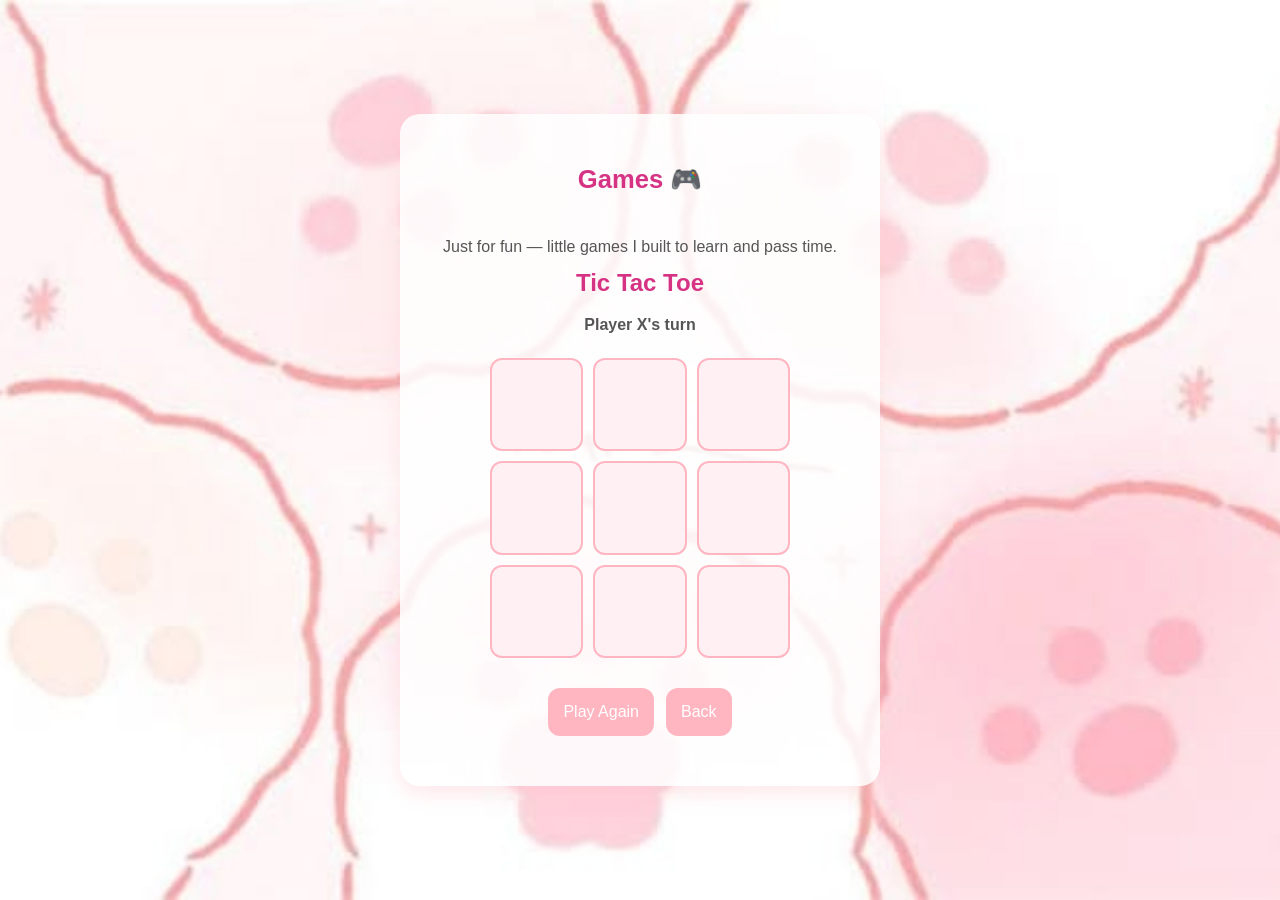
<file: games.html>
<!DOCTYPE html>
<html lang="en">
<head>
  <meta charset="UTF-8">
  <meta name="viewport" content="width=device-width, initial-scale=1.0">
  <title>Games | Saiyu Rajbhandari</title>
  <link rel="stylesheet" href="style.css">
  <link rel="stylesheet" href="games.css">
</head>
<body class="games-body">
  <div class="container games-container">
    <div class="header">
      <h1>Games 🎮</h1>
    </div>

    <div class="content">
      <p>Just for fun — little games I built to learn and pass time.</p>

      <h2 class="game-title">Tic Tac Toe</h2>
      <p id="status">Player X's turn</p>

      <div class="board" id="board">
        <button class="cell" data-index="0"></button>
        <button class="cell" data-index="1"></button>
        <button class="cell" data-index="2"></button>
        <button class="cell" data-index="3"></button>
        <button class="cell" data-index="4"></button>
        <button class="cell" data-index="5"></button>
        <button class="cell" data-index="6"></button>
        <button class="cell" data-index="7"></button>
        <button class="cell" data-index="8"></button>
      </div>

      <div class="back">
        <button class="btn" id="reset">Play Again</button>
        <a href="index.html" class="btn">Back</a>
      </div>
    </div>
  </div>

  <script>
    const board = document.getElementById('board');
    const cells = document.querySelectorAll('.cell');
    const status = document.getElementById('status');
    const resetBtn = document.getElementById('reset');

    let gameState = ['', '', '', '', '', '', '', '', ''];
    let currentPlayer = 'X';
    let gameActive = true;

    const winPatterns = [
      [0,1,2], [3,4,5], [6,7,8], // rows
      [0,3,6], [1,4,7], [2,5,8], // columns
      [0,4,8], [2,4,6]           // diagonals
    ];

    function handleCellClick(e) {
      const index = e.target.dataset.index;

      if (gameState[index] !== '' || !gameActive) return;

      gameState[index] = currentPlayer;
      e.target.textContent = currentPlayer;
      e.target.classList.add(currentPlayer.toLowerCase());

      checkResult();
    }

    function checkResult() {
      let roundWon = false;

      for (const pattern of winPatterns) {
        const [a, b, c] = pattern;
        if (gameState[a] && gameState[a] === gameState[b] && gameState[a] === gameState[c]) {
          roundWon = true;
          pattern.forEach(i => cells[i].classList.add('win'));
          break;
        }
      }

      if (roundWon) {
        status.textContent = `Player ${currentPlayer} wins! 🎉`;
        gameActive = false;
        return;
      }

      if (!gameState.includes('')) {
        status.textContent = "It's a draw!";
        gameActive = false;
        return;
      }

      currentPlayer = currentPlayer === 'X' ? 'O' : 'X';
      status.textContent = `Player ${currentPlayer}'s turn`;
    }

    function resetGame() {
      gameState = ['', '', '', '', '', '', '', '', ''];
      currentPlayer = 'X';
      gameActive = true;
      status.textContent = "Player X's turn";
      cells.forEach(cell => {
        cell.textContent = '';
        cell.classList.remove('x', 'o', 'win');
      });
    }

    cells.forEach(cell => cell.addEventListener('click', handleCellClick));
    resetBtn.addEventListener('click', resetGame);
  </script>
</body>
</html>
</file>
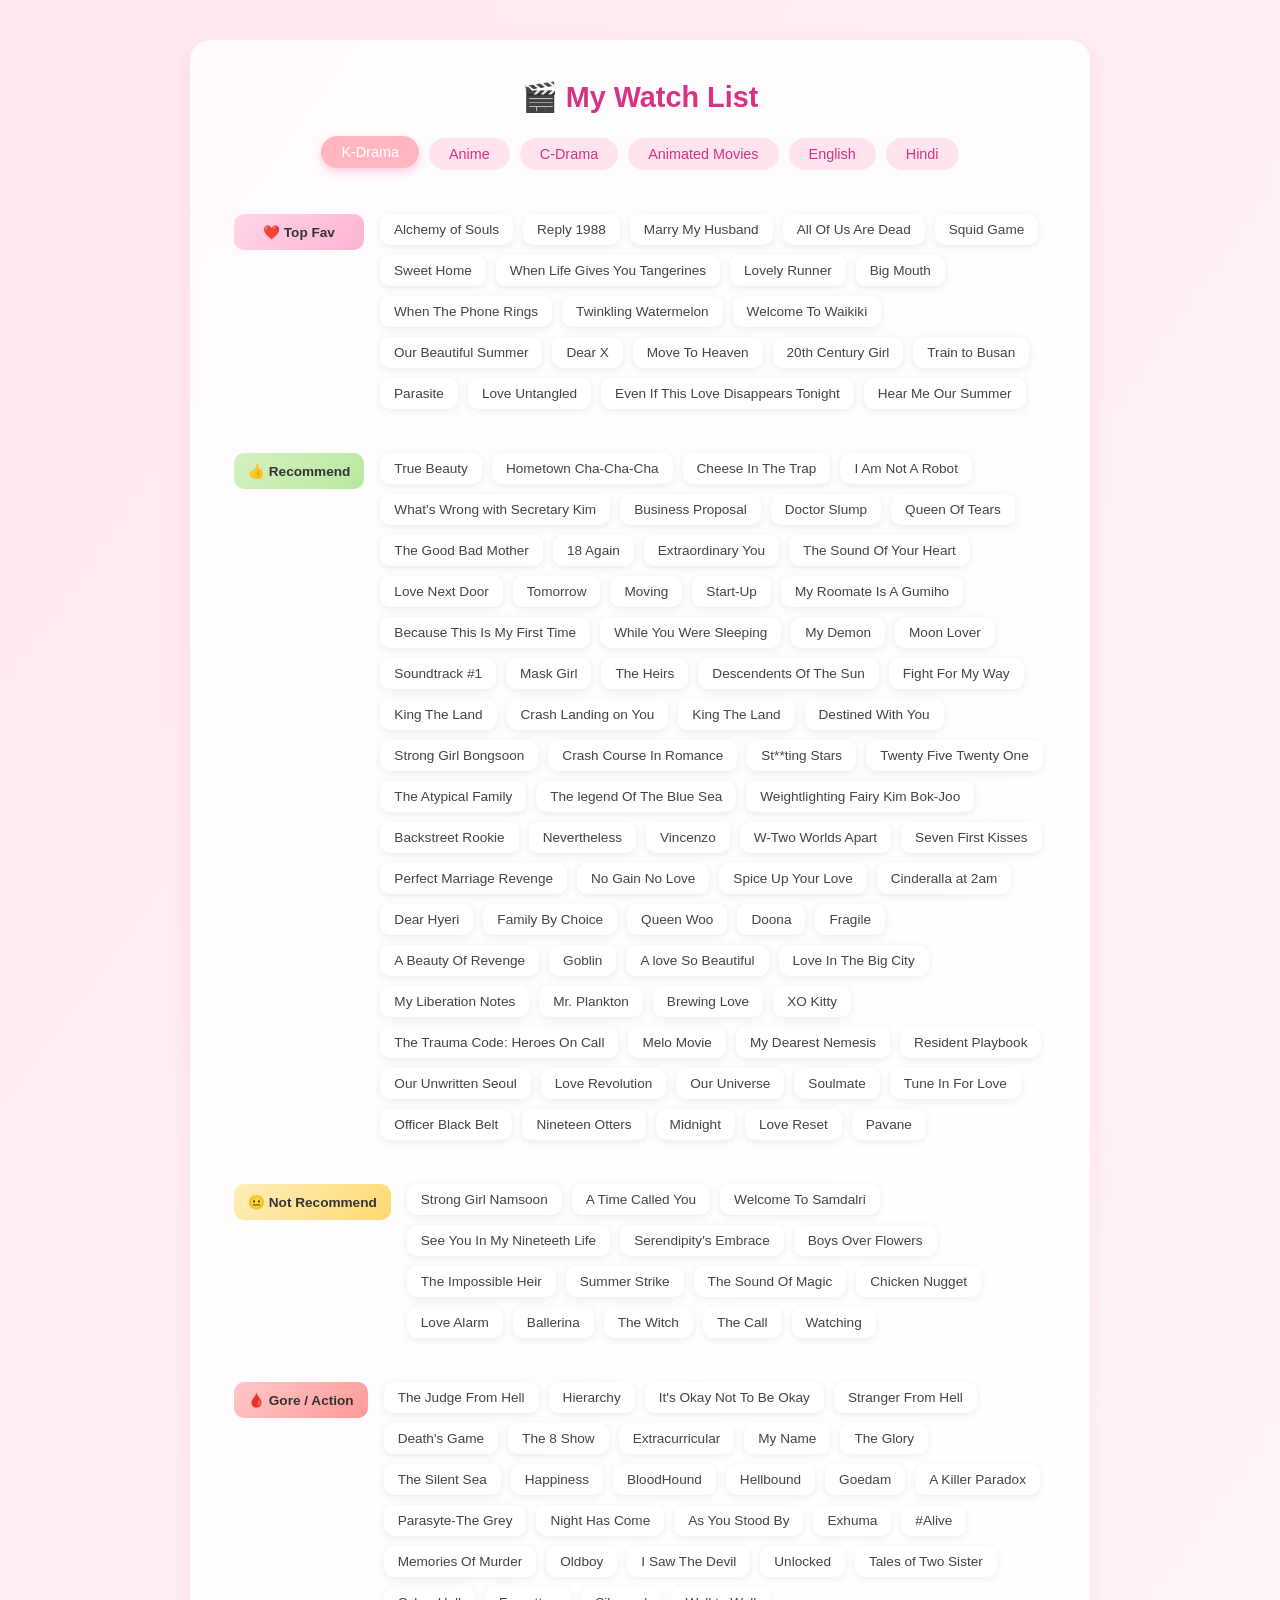
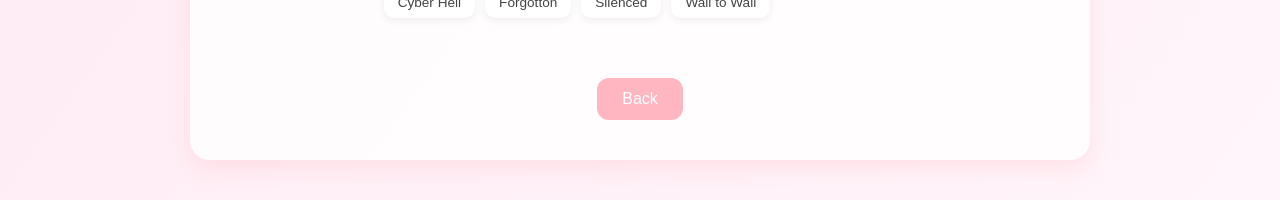
<file: movies.html>
<!DOCTYPE html>
<html lang="en">
<head>
  <meta charset="UTF-8">
  <meta name="viewport" content="width=device-width, initial-scale=1.0">
  <title>Movies | Saiyu Rajbhandari</title>
  <link rel="stylesheet" href="movies.css">
</head>
<body>
  <div class="container">
    <div class="header">
      <h1>🎬 My Watch List</h1>
    </div>

    <!-- Category Tabs -->
    <div class="tabs">
      <button class="tab active" onclick="showCategory('kdrama')">K-Drama</button>
      <button class="tab" onclick="showCategory('anime')">Anime</button>
      <button class="tab" onclick="showCategory('cdrama')">C-Drama</button>
      <button class="tab" onclick="showCategory('animated')">Animated Movies</button>
      <button class="tab" onclick="showCategory('english')">English</button>
      <button class="tab" onclick="showCategory('hindi')">Hindi</button>
    </div>

    <!-- K-Drama -->
    <div class="category active" id="kdrama">
      <div class="tier">
        <div class="tier-label s-tier">❤️ Top Fav</div>
         <div class="tier-cards">
          <div class="card"> Alchemy of Souls</div>
          <div class="card"> Reply 1988</div>
          <div class="card"> Marry My Husband</div>
          <div class="card"> All Of Us Are Dead</div>
          <div class="card"> Squid Game</div>
          <div class="card"> Sweet Home</div>
          <div class="card"> When Life Gives You Tangerines</div>
          <div class="card"> Lovely Runner</div>
          <div class="card"> Big Mouth</div>
          <div class="card"> When The Phone Rings</div>
          <div class="card"> Twinkling Watermelon</div>
          <div class="card"> Welcome To Waikiki</div>
          <div class="card"> Our Beautiful Summer</div>
          <div class="card"> Dear X</div>
          <div class="card"> Move To Heaven</div>
          <div class="card"> 20th Century Girl</div>
          <div class="card"> Train to Busan</div>
          <div class="card"> Parasite</div>
          <div class="card"> Love Untangled</div>
          <div class="card"> Even If This Love Disappears Tonight</div>
          <div class="card"> Hear Me Our Summer</div>
          
        </div>
      </div>
      <div class="tier">
        <div class="tier-label a-tier">👍 Recommend</div>
        <div class="tier-cards">
          <div class="card"> True Beauty</div>
          <div class="card"> Hometown Cha-Cha-Cha</div>
          <div class="card"> Cheese In The Trap</div>
          <div class="card"> I Am Not A Robot</div>
          <div class="card"> What's Wrong with Secretary Kim</div>
          <div class="card"> Business Proposal</div>
          <div class="card"> Doctor Slump</div>
          <div class="card"> Queen Of Tears</div>
          <div class="card"> The Good Bad Mother</div>
          <div class="card"> 18 Again</div>
          <div class="card"> Extraordinary You</div>
          <div class="card"> The Sound Of Your Heart</div>
          <div class="card"> Love Next Door</div>
          <div class="card"> Tomorrow</div>
          <div class="card"> Moving</div>
          <div class="card"> Start-Up</div>
          <div class="card"> My Roomate Is A Gumiho</div>
          <div class="card"> Because This Is My First Time</div>
          <div class="card"> While You Were Sleeping</div>
          <div class="card"> My Demon</div>
          <div class="card"> Moon Lover</div>
          <div class="card"> Soundtrack #1</div>
          <div class="card"> Mask Girl</div>
          <div class="card"> The Heirs</div>
          <div class="card"> Descendents Of The Sun</div>
          <div class="card"> Fight For My Way</div>
          <div class="card"> King The Land</div>
          <div class="card"> Crash Landing on You</div>
          <div class="card"> King The Land</div>
          <div class="card"> Destined With You</div>
          <div class="card"> Strong Girl Bongsoon</div>
          <div class="card"> Crash Course In Romance</div>
          <div class="card"> St**ting Stars</div>
          <div class="card"> Twenty Five Twenty One</div>
          <div class="card"> The Atypical Family</div>
          <div class="card"> The legend Of The Blue Sea</div>
          <div class="card"> Weightlighting Fairy Kim Bok-Joo</div>
          <div class="card"> Backstreet Rookie</div>
          <div class="card"> Nevertheless</div>
          <div class="card"> Vincenzo</div>
          <div class="card"> W-Two Worlds Apart</div>
          <div class="card"> Seven First Kisses</div>
          <div class="card"> Perfect Marriage Revenge</div>
          <div class="card"> No Gain No Love</div>
          <div class="card"> Spice Up Your Love</div>
          <div class="card"> Cinderalla at 2am</div>
          <div class="card"> Dear Hyeri</div>
          <div class="card"> Family By Choice</div>
          <div class="card"> Queen Woo</div>
          <div class="card"> Doona</div>
          <div class="card"> Fragile</div>
          <div class="card"> A Beauty Of Revenge</div>
          <div class="card"> Goblin</div>
          <div class="card"> A love So Beautiful</div>
          <div class="card"> Love In The Big City</div>
          <div class="card"> My Liberation Notes</div>
          <div class="card"> Mr. Plankton</div>
          <div class="card"> Brewing Love</div>
          <div class="card"> XO Kitty </div>
          <div class="card"> The Trauma Code: Heroes On Call</div>
          <div class="card"> Melo Movie</div>
          <div class="card"> My Dearest Nemesis</div>
          <div class="card"> Resident Playbook</div>
          <div class="card"> Our Unwritten Seoul</div>
          <div class="card"> Love Revolution</div>
          <div class="card"> Our Universe</div>
          <div class="card"> Soulmate</div>
          <div class="card"> Tune In For Love</div>
          <div class="card"> Officer Black Belt</div>
          <div class="card"> Nineteen Otters</div>
          <div class="card"> Midnight</div>
          <div class="card"> Love Reset</div>
          <div class="card"> Pavane</div>
        </div>
      </div>
      <div class="tier">
        <div class="tier-label b-tier">😐 Not Recommend</div>
        <div class="tier-cards">
          <div class="card"> Strong Girl Namsoon</div>
          <div class="card"> A Time Called You</div>
          <div class="card"> Welcome To Samdalri</div>
          <div class="card"> See You In My Nineteeth Life</div>
          <div class="card"> Serendipity's Embrace</div>
          <div class="card"> Boys Over Flowers</div>
          <div class="card"> The Impossible Heir</div>
          <div class="card"> Summer Strike</div>
          <div class="card"> The Sound Of Magic</div>
          <div class="card"> Chicken Nugget</div>
          <div class="card"> Love Alarm</div>
          <div class="card">Ballerina </div>
          <div class="card"> The Witch</div>
          <div class="card"> The Call</div>
          <div class="card"> Watching</div>
        </div>
      </div>
      <div class="tier">
        <div class="tier-label c-tier">🩸 Gore / Action</div>
        <div class="tier-cards">
          <div class="card"> The Judge From Hell</div>
          <div class="card"> Hierarchy</div>
          <div class="card"> It's Okay Not To Be Okay</div>
          <div class="card"> Stranger From Hell</div>
          <div class="card"> Death's Game</div>
          <div class="card"> The 8 Show</div>
          <div class="card"> Extracurricular</div>
          <div class="card"> My Name</div>
          <div class="card"> The Glory</div>
          <div class="card"> The Silent Sea</div>
          <div class="card"> Happiness</div>
          <div class="card"> BloodHound</div>
          <div class="card"> Hellbound</div>
          <div class="card"> Goedam</div>
          <div class="card"> A Killer Paradox</div>
          <div class="card"> Parasyte-The Grey</div>
          <div class="card"> Night Has Come</div>
          <div class="card"> As You Stood By</div>
          <div class="card"> Exhuma</div>
          <div class="card"> #Alive</div>
          <div class="card"> Memories Of Murder</div>
          <div class="card"> Oldboy</div>
          <div class="card"> I Saw The Devil</div>
          <div class="card"> Unlocked</div>
          <div class="card"> Tales of Two Sister</div>
          <div class="card"> Cyber Hell</div>
          <div class="card"> Forgotton</div>
          <div class="card"> Silenced</div>
          <div class="card"> Wall to Wall</div>
        </div>
      </div>
    </div>

    <!-- Anime -->
    <div class="category" id="anime">
      <div class="tier">
        <div class="tier-label s-tier">❤️ Top Fav</div>
        <div class="tier-cards">
          <div class="card"> Spy X Family</div>
          <div class="card"> The Disastrous Life of Saiki K</div>
          <div class="card"> Yona Of The Dawn</div>
          <div class="card"> Demon Slayer</div>
          <div class="card"> Ouran High School Host Club</div>
          <div class="card"> Kamisama Kiss</div>
          <div class="card"> Class President Is A Maid</div>
          <div class="card"> From Me To You</div>
          <div class="card"> A Sign Of Affection</div>
          <div class="card"> Horimiya</div>
          <div class="card"> Dan Da Dan</div>
          <div class="card"> Ranma 1/2</div>
          <div class="card"> Nana</div>
          <div class="card"> Your Name</div>
          <div class="card"> Suzume</div>
          <div class="card"> A Whisker Away</div>
          <div class="card"> Spirited Away</div>
          <div class="card"> Howls Moving Castle</div>
          <div class="card"> Whisper Of The Heart</div>
          <div class="card"> The Wind Rises</div>
        </div>
      </div>
      <div class="tier">
        <div class="tier-label a-tier">👍 Recommend</div>
        <div class="tier-cards">
          <div class="card"> The Apothecary Diaries</div>
          <div class="card"> Love Through A Prism</div>
          <div class="card"> Sakamoto Days</div>
          <div class="card"> Romantic Killer</div>
          <div class="card"> Loving Yamada At Lv999</div>
          <div class="card"> My Dress-up Darling</div>
          <div class="card"> 7th Time Loop</div>
          <div class="card"> The Yazuka's Guide To Babysitting</div>
          <div class="card"> The Way Of The Househusband</div>
          <div class="card"> A Girl And Her Guard Dog</div>
          <div class="card"> A Condition Called Love</div>
          <div class="card"> Violet Evergreen</div>
          <div class="card"> Lookism</div>
          <div class="card"> The Masterful Cat Is Depressed Again Today</div>
          <div class="card"> Cherry Magic!</div>
          <div class="card"> Komi Can't Communicate</div>
          <div class="card"> Migi and Dali</div>
          <div class="card"> The Grimm Variation</div>
          <div class="card"> More Than Married Couple, But Not A Lover</div>
          <div class="card"> Why Raeliana Ended In The Duke's Mansion</div>
          <div class="card"> The Fragnant Flower Blooms With Dignity</div>
          <div class="card"> Haven't You Heard? I'm Sakamoto</div>
          <div class="card"> Kiki's Delivery Service</div>
          <div class="card"> My Neighbour totoro</div>
          <div class="card"> The Cats Return</div>
          <div class="card"> Ponyo</div>
          <div class="card"> Arrietty</div>
        </div>
      </div>
      <div class="tier">
        <div class="tier-label b-tier">😐 Not Recommend</div>
        <div class="tier-cards">
          <div class="card"> Blue Spring Ride</div>
          <div class="card"> Kotoro Lives Alone</div>
          <div class="card"> Food Wars</div>
          <div class="card"> Skip and Loafer</div>
          <div class="card"> Oshi No Ko</div>
          <div class="card"> Ocean Waves</div>
          <div class="card"> Grave Of The Fireflies</div>
          <div class="card"> Drifting Home</div>
          <div class="card"> Princess Monoko</div>
          <div class="card"> I Want To Eat Your Pancreas</div>
          <div class="card"> A Silent Voice</div>
        </div>
      </div>
      <div class="tier">
        <div class="tier-label c-tier">🩸 Gore / Action</div>
        <div class="tier-cards">
          <div class="card"> Death Note</div>
          <div class="card"> Solo Leveling</div>
          <div class="card"> Chainsaw Man</div>
          <div class="card"> Uzumaki</div>
          <div class="card"> Attack on Titan</div>
          <div class="card"> Demon Slayer</div>
          <div class="card"> Guilty Crown</div>
          <div class="card"> Parasyte The Maxim</div>
          <div class="card"> Hell's Paradise</div>
          <div class="card"> Japanese Tales of The Macabre</div>
          <div class="card"> Zom 100</div>
          <div class="card"> Takopi's Original Sin</div>
          <div class="card"> Made in Abyss</div>
          <div class="card"> Kakegurui</div>
          <div class="card"> Perfect Blue</div>
        </div>
      </div>
    </div>

    <!-- C-Drama -->
    <div class="category" id="cdrama">
      <div class="tier">
        <div class="tier-label s-tier">❤️ Top Fav</div>
        <div class="tier-cards">
          <div class="card"> Put Your Head On My Shoulder</div>
          <div class="card"> Your Highness - Class Monitor</div>
          <div class="card"> Dragon Day - You're Dead</div>
          <div class="card"> Skate Into Love</div>
          <div class="card"> When I Fly Toward You</div>
          <div class="card"> Hidden Love</div>
        </div>
      </div>
      <div class="tier">
        <div class="tier-label a-tier">👍 Recommend</div>
        <div class="tier-cards">
          <div class="card"> Love O2O</div>
          <div class="card"> Master Demon Do Not Kiss Me</div>
          <div class="card"> My GirlFriend Is An Alien</div>
          <div class="card"> With You</div>
          <div class="card"> No Doubt In Us</div>
        </div>
      </div>
      <div class="tier">
        <div class="tier-label b-tier">😐 Not Recommend</div>
        <div class="tier-cards">
          <div class="card"> My Master Demon</div>
          <div class="card"> Man In Love</div>
          <div class="card"> Marry My Dead Body</div>
          <div class="card"> Suffocating Love</div>
        </div>
      </div>
      <div class="tier">
        <div class="tier-label c-tier">🩸 Gore / Action</div>
        <div class="tier-cards">
          <div class="card"> Better Days</div>
        </div>
      </div>
    </div>

    <!-- Animated -->
    <div class="category" id="animated">
      <div class="tier">
        <div class="tier-label s-tier">❤️ Top Fav</div>
        <div class="tier-cards">
          <div class="card"> Frozen 1,2</div>
          <div class="card"> Despicable Me 1,2,3</div>
          <div class="card"> Minion 1,2</div>
          <div class="card"> The Incredible 1,2</div>
          <div class="card"> Hotel Transylvania 1,2,3</div>
          <div class="card"> Inside Out 1,2</div>
          <div class="card"> Secret Life Of Pets 1,2</div>
          <div class="card"> Up</div>
          <div class="card"> Encanto</div>
          <div class="card"> Turning Red</div>
          <div class="card"> Abominable Me</div>
          <div class="card"> Boss Baby 1,2</div>
          <div class="card"> The Red Shoe</div>
          <div class="card"> Stand By Me 1,2</div>
        </div>
      </div>
      <div class="tier">
        <div class="tier-label a-tier">👍 Recommend</div>
        <div class="tier-cards">
          <div class="card"> The Bad Guy</div>
          <div class="card"> Elemental</div>
          <div class="card"> Zootopia</div>
          <div class="card"> Shrek 1,2</div>
          <div class="card"> Migration</div>
          <div class="card"> Coco</div>
          <div class="card"> Larva Island</div>
          <div class="card"> I am Groot</div>
          <div class="card"> The Ice Age</div>
          <div class="card"> Turbo</div>
          <div class="card"> How To Train Your Dragon</div>
          <div class="card"> The Croods 1,2</div>
          <div class="card"> Paw Patrol</div>
          <div class="card"> Finding Nemo</div>
          <div class="card"> Miraculous</div>
          <div class="card"> Luca</div>
        </div>
      </div>
      <div class="tier">
        <div class="tier-label b-tier">😐 Not Recommend</div>
        <div class="tier-cards">
          <div class="card"> Luck</div>
          <div class="card"> Grinch</div>
          <div class="card"> Raya And The Last Dragon</div>
          <div class="card"> Orion And The Dark</div>
          <div class="card"> Finding Dori</div>
          <div class="card"> Minecraft Movie</div>
        </div>
      </div>
      <div class="tier">
        <div class="tier-label c-tier">🩸 Gore / Action</div>
        <div class="tier-cards">
          <div class="card"> Kung Fu Panda</div>
          <div class="card"> Big Hero 6</div>
          <div class="card"> Back To The Outback</div>
          <div class="card"> The Bfg</div>
          <div class="card"> Angry Bird</div>
        </div>
      </div>
    </div>

    <!-- English -->
    <div class="category" id="english">
      <div class="tier">
        <div class="tier-label s-tier">❤️ Top Fav</div>
        <div class="tier-cards">
          <div class="card"> The Pursuit Of Happiness</div>
          <div class="card"> Black Mirror</div>
          <div class="card"> Wednesday</div>
          <div class="card"> Love, Death And Robot</div>
          <div class="card"> Rick and Morty</div>
          <div class="card"> The School of Good And Evil</div>
          <div class="card"> XO kitty</div>
          <div class="card"> The Good Doctor</div>
          <div class="card"> Behind Her Eyes</div>
        </div>
      </div>
      <div class="tier">
        <div class="tier-label a-tier">👍 Recommend</div>
        <div class="tier-cards">
          <div class="card"> The Notebook</div>
          <div class="card"> La La Land</div>
          <div class="card"> Barbie</div>
          <div class="card"> Willy Wonka And The Chocolate Factory</div>
          <div class="card"> The Social Network</div>
          <div class="card"> Mean Girls</div>
          <div class="card"> Her</div>
          <div class="card"> Where The Crewdad Sings</div>
          <div class="card"> 500 Days Of Summer</div>
          <div class="card"> Avatar</div>
        </div>
      </div>
      <div class="tier">
        <div class="tier-label b-tier">😐 Not Recommend</div>
        <div class="tier-cards">
          <div class="card"> Wicked</div>
          <div class="card"> The Call</div>
          <div class="card"> Tarot</div>
          <div class="card"> Me Before You</div>
          <div class="card"> Pride and Prejudice</div>
        </div>
      </div>
      <div class="tier">
        <div class="tier-label c-tier">🩸 Gore / Action</div>
        <div class="tier-cards">
          <div class="card"> Oppenhiemer</div>
          <div class="card"> Tn The Tall Grass</div>
        </div>
      </div>
    </div>

    <!-- Hindi -->
    <div class="category" id="hindi">
      <div class="tier">
        <div class="tier-label s-tier">❤️ Top Fav</div>
        <div class="tier-cards">
          <div class="card"> Kota Factory</div>
          <div class="card"> Heeramandi</div>
          <div class="card"> Kalapani</div>
          <div class="card"> Yeh Kali Kali Aakhe</div>
          <div class="card"> Taare Zameen Par</div>
          <div class="card"> 3 Idiots</div>
          <div class="card"> Sita Raman </div>
          <div class="card"> RRR</div>
          <div class="card"> Kgf 1,2</div>
          <div class="card"> 24</div>
          <div class="card"> Bajrangi Bhaijaan</div>
          <div class="card"> Krrish 1,2,3</div>
          <div class="card"> Barfi</div>
          <div class="card"> Houseful 1,2,3,4</div>
        </div>
      </div>
      <div class="tier">
        <div class="tier-label a-tier">👍 Recommend</div>
        <div class="tier-cards">
          <div class="card"> </div>
          <div class="card"> The Archies</div>
          <div class="card"> 12th Fail</div>
          <div class="card"> Mrs.Chatterjee Vs Norway</div>
          <div class="card"> Omg 1,2</div>
          <div class="card"> Mismatched 1,2</div>
          <div class="card"> Malang</div>
          <div class="card"> The Sky Is Pink</div>
          <div class="card"> Kanchana 1,2,3</div>
          <div class="card"> Gully Boy</div>
          <div class="card"> Sanam Teri Kasam</div>
          <div class="card"> Aashiqui 2</div>
          <div class="card"> Rab Ne Bana Di Jodi</div>
          <div class="card"> Chennai Express</div>
        </div>
      </div>
      <div class="tier">
        <div class="tier-label b-tier">😐 Not Recommend</div>
        <div class="tier-cards">
          <div class="card"> The Girl On The Train</div>
          <div class="card"> Kho Gaye Hum Kahan</div>
          <div class="card"> Vaathi</div>
          <div class="card"> Singh Is Bling</div>
        </div>
      </div>
      <div class="tier">
        <div class="tier-label c-tier">🩸 Gore / Action</div>
        <div class="tier-cards">
          <div class="card"> 1920 1,2,3</div>
          <div class="card"> Bhoot</div>
          <div class="card"> U Turn</div>
          <div class="card"> Tumbbad</div>
        </div>
      </div>
    </div>

    <div class="back">
      <a href="hobbies.html" class="btn">Back</a>
    </div>
  </div>

  <script>
    function showCategory(id) {
      document.querySelectorAll('.category').forEach(c => c.classList.remove('active'));
      document.querySelectorAll('.tab').forEach(t => t.classList.remove('active'));
      document.getElementById(id).classList.add('active');
      event.target.classList.add('active');
    }
  </script>
</body>
</html>
</file>
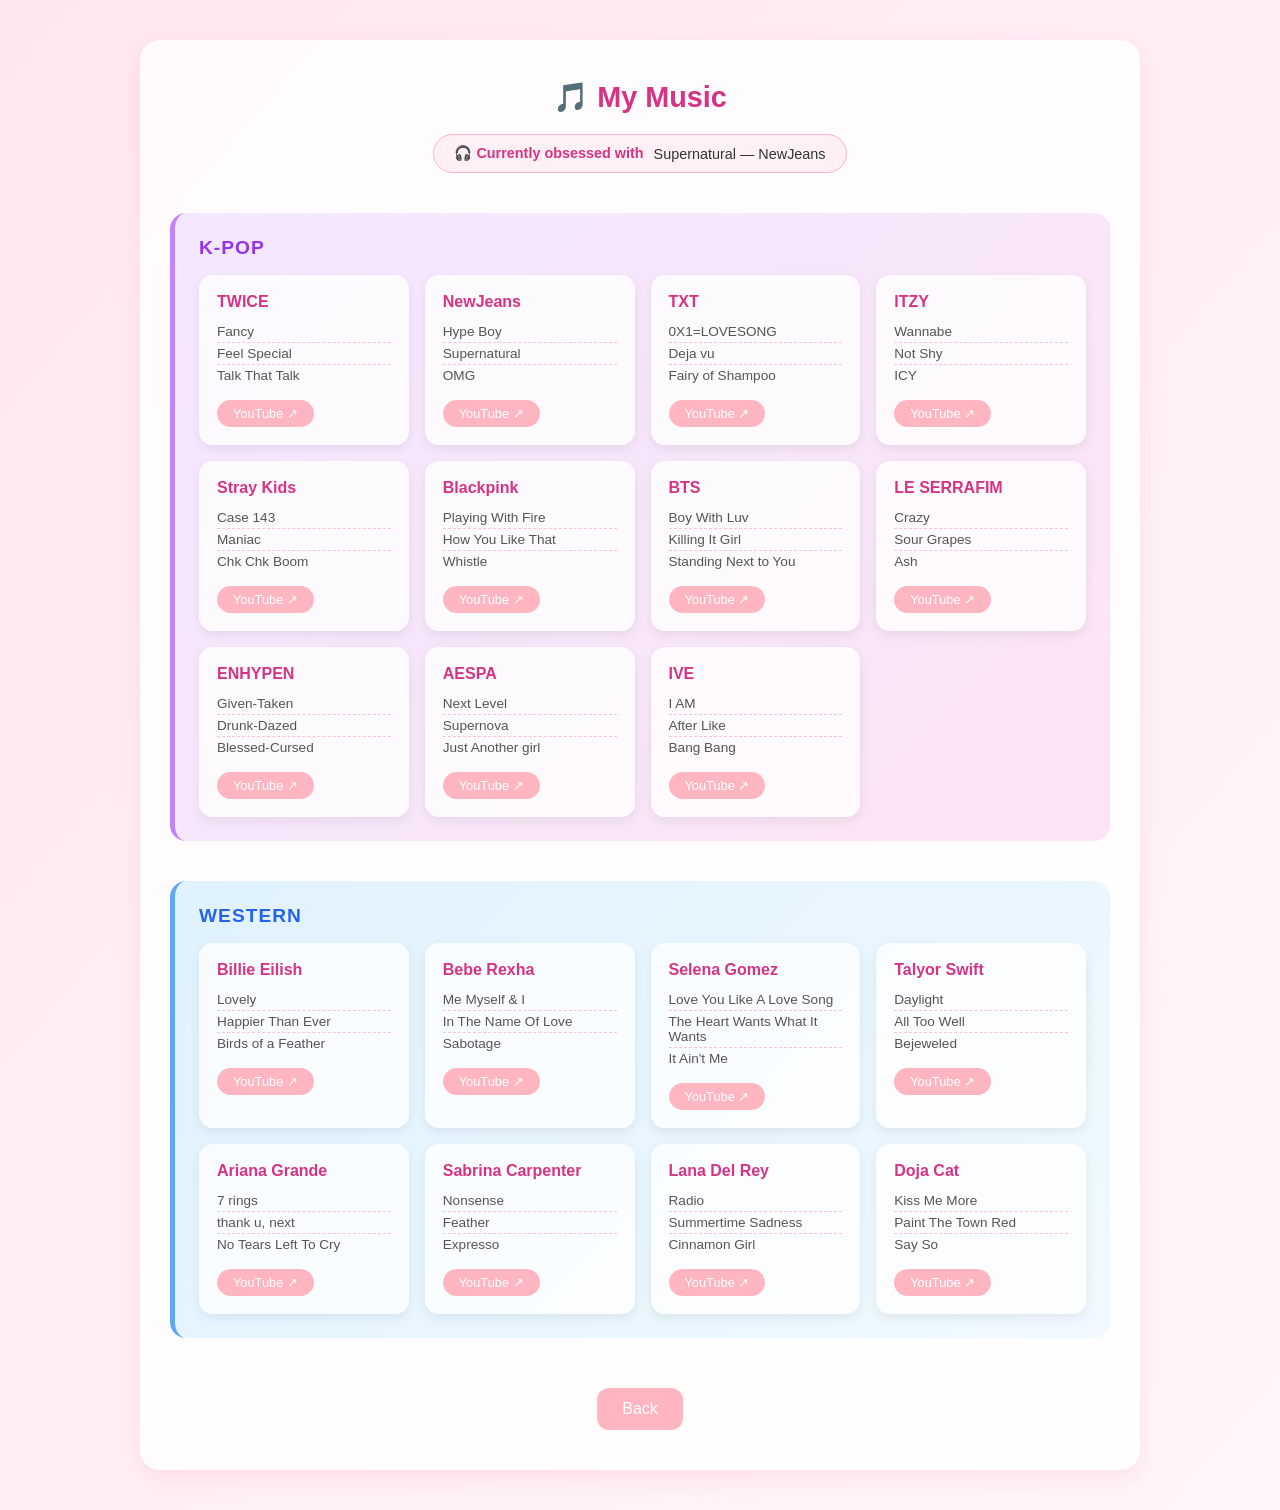
<file: music.html>
<!DOCTYPE html>
<html lang="en">
<head>
  <meta charset="UTF-8">
  <meta name="viewport" content="width=device-width, initial-scale=1.0">
  <title>Music | Saiyu Rajbhandari</title>
  <link rel="stylesheet" href="music.css">
</head>
<body>
  <div class="container">
    <div class="header">
      <h1>🎵 My Music</h1>
    </div>

    <!-- Currently Obsessed With -->
    <div class="now-playing">
      <span class="now-label">🎧 Currently obsessed with</span>
      <span class="now-song">Supernatural — NewJeans</span>
    </div>

    <!-- K-POP Section -->
    <div class="genre-section kpop">
      <h2>K-Pop</h2>
      <div class="artist-cards">

        <div class="card">
          <h3>TWICE</h3>
          <ul>
            <li>Fancy</li>
            <li>Feel Special</li>
            <li>Talk That Talk</li>
          </ul>
          <a href="https://www.youtube.com/@TWICE" target="_blank" class="music-btn">YouTube ↗</a>
        </div>

        <div class="card">
          <h3>NewJeans</h3>
          <ul>
            <li>Hype Boy</li>
            <li>Supernatural</li>
            <li>OMG</li>
          </ul>
          <a href="https://www.youtube.com/@NewJeans_official" target="_blank" class="music-btn">YouTube ↗</a>
        </div>

        <div class="card">
          <h3>TXT</h3>
          <ul>
            <li>0X1=LOVESONG</li>
            <li>Deja vu</li>
            <li>Fairy of Shampoo</li>
          </ul>
          <a href="https://www.youtube.com/@TXT_bighit" target="_blank" class="music-btn">YouTube ↗</a>
        </div>

        <div class="card">
          <h3>ITZY</h3>
          <ul>
            <li>Wannabe</li>
            <li>Not Shy</li>
            <li>ICY</li>
          </ul>
          <a href="https://www.youtube.com/@ITZY" target="_blank" class="music-btn">YouTube ↗</a>
        </div>

        <div class="card">
          <h3>Stray Kids</h3>
          <ul>
            <li>Case 143</li>
            <li>Maniac</li>
            <li>Chk Chk Boom</li>
          </ul>
          <a href="https://www.youtube.com/@StrayKids" target="_blank" class="music-btn">YouTube ↗</a>
        </div>

        <div class="card">
          <h3>Blackpink</h3>
          <ul>
            <li>Playing With Fire</li>
            <li>How You Like That</li>
            <li>Whistle</li>
          </ul>
          <a href="https://www.youtube.com/@Blackpink" target="_blank" class="music-btn">YouTube ↗</a>
        </div>

        <div class="card">
          <h3>BTS</h3>
          <ul>
            <li>Boy With Luv</li>
            <li>Killing It Girl</li>
            <li>Standing Next to You</li>
          </ul>
          <a href="https://www.youtube.com/@BTS" target="_blank" class="music-btn">YouTube ↗</a>
        </div>

        <div class="card">
          <h3>LE SERRAFIM</h3>
          <ul>
            <li>Crazy</li>
            <li>Sour Grapes</li>
            <li>Ash</li>
          </ul>
          <a href="https://www.youtube.com/@LESSERAFIM_official" target="_blank" class="music-btn">YouTube ↗</a>
        </div>

        <div class="card">
          <h3>ENHYPEN</h3>
          <ul>
            <li>Given-Taken</li>
            <li>Drunk-Dazed</li>
            <li>Blessed-Cursed</li>
          </ul>
          <a href="https://www.youtube.com/@ENHYPENOFFICIAL" target="_blank" class="music-btn">YouTube ↗</a>
        </div>

        <div class="card">
          <h3>AESPA</h3>
          <ul>
            <li>Next Level</li>
            <li>Supernova</li>
            <li>Just Another girl</li>
          </ul>
          <a href="https://www.youtube.com/@AESPA" target="_blank" class="music-btn">YouTube ↗</a>
        </div>

        <div class="card">
          <h3>IVE</h3>
          <ul>
            <li>I AM</li>
            <li>After Like</li>
            <li>Bang Bang</li>
          </ul>
          <a href="https://www.youtube.com/@IVEstarship" target="_blank" class="music-btn">YouTube ↗</a>
        </div>

      </div>
    </div>

    <!-- Western Section -->
    <div class="genre-section western">
      <h2>Western</h2>
      <div class="artist-cards">

        <div class="card">
          <h3>Billie Eilish</h3>
          <ul>
            <li>Lovely</li>
            <li>Happier Than Ever</li>
            <li>Birds of a Feather</li>
          </ul>
          <a href="https://www.youtube.com/@BillieEilish" target="_blank" class="music-btn">YouTube ↗</a>
        </div>

        <div class="card">
          <h3>Bebe Rexha</h3>
          <ul>
            <li>Me Myself & I</li>
            <li>In The Name Of Love</li>
            <li>Sabotage</li>
          </ul>
          <a href="https://www.youtube.com/@BebeRexha" target="_blank" class="music-btn">YouTube ↗</a>
        </div>

        <div class="card">
          <h3>Selena Gomez</h3>
          <ul>
            <li>Love You Like A Love Song</li>
            <li>The Heart Wants What It Wants</li>
            <li>It Ain't Me</li>
          </ul>
          <a href="https://www.youtube.com/@SelenaGomez" target="_blank" class="music-btn">YouTube ↗</a>
        </div>

        <div class="card">
          <h3>Talyor Swift</h3>
          <ul>
            <li>Daylight</li>
            <li>All Too Well</li>
            <li>Bejeweled</li>
          </ul>
          <a href="https://www.youtube.com/@TalyorSwift" target="_blank" class="music-btn">YouTube ↗</a>
        </div>

        <div class="card">
          <h3>Ariana Grande</h3>
          <ul>
            <li>7 rings</li>
            <li>thank u, next</li>
            <li>No Tears Left To Cry</li>
          </ul>
          <a href="https://www.youtube.com/@ArianaGrande" target="_blank" class="music-btn">YouTube ↗</a>
        </div>

        <div class="card">
          <h3>Sabrina Carpenter</h3>
          <ul>
            <li>Nonsense</li>
            <li>Feather</li>
            <li>Expresso</li>
          </ul>
          <a href="https://www.youtube.com/@sabrinacarpenter" target="_blank" class="music-btn">YouTube ↗</a>
        </div>

        <div class="card">
          <h3>Lana Del Rey</h3>
          <ul>
            <li>Radio</li>
            <li>Summertime Sadness</li>
            <li>Cinnamon Girl</li>
          </ul>
          <a href="https://www.youtube.com/@LanaDelRey" target="_blank" class="music-btn">YouTube ↗</a>
        </div>

        <div class="card">
          <h3>Doja Cat</h3>
          <ul>
            <li>Kiss Me More</li>
            <li>Paint The Town Red</li>
            <li>Say So</li>
          </ul>
          <a href="https://www.youtube.com/@dojacat" target="_blank" class="music-btn">YouTube ↗</a>
        </div>

        <!-- Add more western artists here -->

      </div>
    </div>

    <div class="back">
      <a href="hobbies.html" class="btn">Back</a>
    </div>
  </div>

<script>
  // makes cards slightly tilt on mouse move for fun effect
  document.querySelectorAll('.card').forEach(card => {
    card.addEventListener('mousemove', e => {
      const rect = card.getBoundingClientRect();
      const x = e.clientX - rect.left - rect.width / 2;
      const y = e.clientY - rect.top - rect.height / 2;
      card.style.transform = `rotateY(${x / 20}deg) rotateX(${-y / 20}deg) scale(1.03)`;
    });
    card.addEventListener('mouseleave', () => {
      card.style.transform = 'rotateY(0) rotateX(0) scale(1)';
    });
  });
</script>
</body>
</html>
</file>
<file: style.css>
��/ *   R e s e t   * /  
 *   {  
     m a r g i n :   0 ;  
     p a d d i n g :   0 ;  
     b o x - s i z i n g :   b o r d e r - b o x ;  
     f o n t - f a m i l y :   " P o p p i n s " ,   s a n s - s e r i f ;  
 }  
  
 b o d y   {  
     b a c k g r o u n d :   u r l ( ' d / p a w s . j p e g ' )   c e n t e r / c o v e r   n o - r e p e a t ;  
     b a c k g r o u n d - s i z e :   c o v e r ;  
     b a c k g r o u n d - p o s i t i o n :   c e n t e r ;  
     b a c k g r o u n d - r e p e a t :   n o - r e p e a t ;  
     b a c k g r o u n d - a t t a c h m e n t :   f i x e d ;    
      
      
     c o l o r :   # 3 3 3 ;  
     d i s p l a y :   f l e x ;  
     j u s t i f y - c o n t e n t :   c e n t e r ;  
     a l i g n - i t e m s :   c e n t e r ;  
     h e i g h t :   1 0 0 v h ;  
     o v e r f l o w :   h i d d e n ;  
     a n i m a t i o n :   f a d e I n   1 s   e a s e - i n - o u t ;  
 }  
  
 / *   F a d e   a n i m a t i o n   f o r   p a g e   e n t r y   * /  
 @ k e y f r a m e s   f a d e I n   {  
     f r o m   {   o p a c i t y :   0 ;   t r a n s f o r m :   t r a n s l a t e Y ( 2 0 p x ) ;   }  
     t o   {   o p a c i t y :   1 ;   t r a n s f o r m :   t r a n s l a t e Y ( 0 ) ;   }  
 }  
  
 . l a n d i n g - c h a r a c t e r   {  
     p o s i t i o n :   f i x e d ;  
     r i g h t :   3 0 p x ;  
     b o t t o m :   0 ;  
     h e i g h t :   8 5 v h ;  
     m a x - h e i g h t :   7 5 0 p x ;  
     z - i n d e x :   1 ;  
     p o i n t e r - e v e n t s :   n o n e ;  
     a n i m a t i o n :   f a d e I n   1 s   e a s e - i n - o u t ;  
 }  
  
 @ m e d i a   ( m a x - w i d t h :   9 0 0 p x )   {  
     . l a n d i n g - c h a r a c t e r   {  
         d i s p l a y :   n o n e ;   / *   h i d e   o n   s m a l l   s c r e e n s   s o   i t   d o e s n ' t   c r o w d   t h e   c a r d   * /  
     }  
 }  
  
 / *   C o n t a i n e r   * /  
 . c o n t a i n e r   {  
     t e x t - a l i g n :   c e n t e r ;  
     b a c k g r o u n d :   # f f f f f f d 9 ;  
     b o r d e r - r a d i u s :   2 0 p x ;  
     p a d d i n g :   5 0 p x   3 0 p x ;  
     b o x - s h a d o w :   0   8 p x   2 0 p x   r g b a ( 2 5 5 ,   1 8 2 ,   1 9 3 ,   0 . 3 ) ;  
     w i d t h :   9 0 % ;  
     m a x - w i d t h :   6 0 0 p x ;  
     t r a n s i t i o n :   0 . 3 s ;  
     o p a c i t y :   1 ;  
 }  
  
 / *   H e a d e r   * /  
 . h e a d e r   {  
     d i s p l a y :   f l e x ;  
     a l i g n - i t e m s :   c e n t e r ;  
     j u s t i f y - c o n t e n t :   c e n t e r ;  
     g a p :   1 0 p x ;  
     m a r g i n - b o t t o m :   4 0 p x ;  
 }  
  
 . h e a d e r   i m g   {  
     w i d t h :   5 0 p x ;  
     h e i g h t :   5 0 p x ;  
     b o r d e r - r a d i u s :   5 0 % ;  
     o b j e c t - f i t :   c o v e r ;  
     b o r d e r :   2 p x   s o l i d   # f f b 6 c 1 ;  
 }  
  
 . h e a d e r   h 1   {  
     f o n t - s i z e :   1 . 6 r e m ;  
     c o l o r :   # d 6 3 3 8 4 ;  
 }  
  
 / *   B u t t o n s   * /  
 . b u t t o n s   {  
     d i s p l a y :   g r i d ;  
     g r i d - t e m p l a t e - c o l u m n s :   r e p e a t ( a u t o - f i t ,   m i n m a x ( 1 2 0 p x ,   1 f r ) ) ;  
     g a p :   2 0 p x ;  
 }  
  
 . b t n   {  
     b a c k g r o u n d - c o l o r :   # f f b 6 c 1 ;  
     b o r d e r :   n o n e ;  
     b o r d e r - r a d i u s :   1 2 p x ;  
     p a d d i n g :   1 5 p x ;  
     c o l o r :   # f f f ;  
     f o n t - s i z e :   1 r e m ;  
     c u r s o r :   p o i n t e r ;  
     t r a n s i t i o n :   a l l   0 . 3 s   e a s e ;  
     p o s i t i o n :   r e l a t i v e ;  
     o v e r f l o w :   h i d d e n ;  
     t e x t - d e c o r a t i o n :   n o n e ;  
     d i s p l a y :   i n l i n e - b l o c k ;  
 }  
  
 . b t n : : b e f o r e   {  
     c o n t e n t :   " " ;  
     p o s i t i o n :   a b s o l u t e ;  
     w i d t h :   0 ;  
     h e i g h t :   0 ;  
     t o p :   5 0 % ;  
     l e f t :   5 0 % ;  
     t r a n s f o r m :   t r a n s l a t e ( - 5 0 % ,   - 5 0 % ) ;  
     b a c k g r o u n d :   r g b a ( 2 5 5 ,   2 5 5 ,   2 5 5 ,   0 . 4 ) ;  
     b o r d e r - r a d i u s :   5 0 % ;  
     t r a n s i t i o n :   w i d t h   0 . 4 s   e a s e ,   h e i g h t   0 . 4 s   e a s e ;  
 }  
  
 . b t n : h o v e r : : b e f o r e   {  
     w i d t h :   2 0 0 % ;  
     h e i g h t :   5 0 0 % ;  
 }  
  
 . b t n : h o v e r   {  
     b a c k g r o u n d - c o l o r :   # f f 9 9 b 8 ;  
     t r a n s f o r m :   t r a n s l a t e Y ( - 4 p x ) ;  
     b o x - s h a d o w :   0   6 p x   1 5 p x   r g b a ( 2 5 5 ,   1 0 5 ,   1 8 0 ,   0 . 4 ) ;  
 }  
  
 / *   C o n t e n t   * /  
 . c o n t e n t   {  
     t e x t - a l i g n :   c e n t e r ;  
 }  
  
 . c o n t e n t   h 2   {  
     c o l o r :   # d 6 3 3 8 4 ;  
     m a r g i n - b o t t o m :   1 5 p x ;  
 }  
  
 . c o n t e n t   p   {  
     f o n t - s i z e :   1 r e m ;  
     c o l o r :   # 5 5 5 ;  
     l i n e - h e i g h t :   1 . 6 ;  
 }  
  
 . b a c k   {  
     m a r g i n - t o p :   3 0 p x ;  
 }  
  
 / *   F a d e - o u t   t r a n s i t i o n   b e f o r e   n a v i g a t i n g   * /  
 . f a d e - o u t   {  
     a n i m a t i o n :   f a d e O u t   0 . 5 s   f o r w a r d s ;  
 }  
  
 @ k e y f r a m e s   f a d e O u t   {  
     f r o m   {   o p a c i t y :   1 ;   t r a n s f o r m :   t r a n s l a t e Y ( 0 ) ;   }  
     t o   {   o p a c i t y :   0 ;   t r a n s f o r m :   t r a n s l a t e Y ( 2 0 p x ) ;   }  
 }  
  
 / *   R e s p o n s i v e   * /  
 @ m e d i a   ( m a x - w i d t h :   4 8 0 p x )   {  
     . h e a d e r   h 1   {  
         f o n t - s i z e :   1 . 2 r e m ;  
     }  
     . b t n   {  
         p a d d i n g :   1 2 p x ;  
         f o n t - s i z e :   0 . 9 r e m ;  
     }  
 }  
  
 . h o b b y - b u t t o n s   {  
     d i s p l a y :   f l e x ;  
     g a p :   1 2 p x ;  
     m a r g i n :   2 0 p x   0 ;  
     f l e x - w r a p :   w r a p ;  
     j u s t i f y - c o n t e n t :   c e n t e r ;      
 }  
  
 . d r a w i n g - g r i d   {  
     d i s p l a y :   g r i d ;  
     g r i d - t e m p l a t e - c o l u m n s :   r e p e a t ( 4 ,   1 f r ) ;    
     g a p :   1 2 p x ;  
     m a r g i n :   2 0 p x   0 ;  
 }  
  
 . d r a w i n g - g r i d   i m g   {  
     w i d t h :   1 0 0 % ;  
     a s p e c t - r a t i o :   1   /   1 ;        
     o b j e c t - f i t :   c o v e r ;              
     b o r d e r - r a d i u s :   8 p x ;  
 }  
  
  
  
 
</file>
<file: games.css>
.games-body {
  height: auto;
  min-height: 100vh;
  overflow: auto;
  padding: 40px 0;
}

.games-container {
  max-width: 480px;
}

.game-title {
  color: #d63384;
  margin-top: 10px;
}

#status {
  color: #555;
  margin: 10px 0 20px;
  font-weight: 600;
}

.board {
  display: grid;
  grid-template-columns: repeat(3, 1fr);
  gap: 10px;
  max-width: 300px;
  margin: 0 auto 24px;
}

.cell {
  aspect-ratio: 1 / 1;
  background: #fff0f4;
  border: 2px solid #ffb6c1;
  border-radius: 12px;
  font-size: 2rem;
  font-weight: 700;
  color: #d63384;
  cursor: pointer;
  transition: background 0.2s ease, transform 0.15s ease;
}

.cell:hover {
  background: #ffe3ea;
  transform: translateY(-2px);
}

.cell.x {
  color: #d63384;
}

.cell.o {
  color: #ff8fab;
}

.cell.win {
  background: #ffb6c1;
  color: #fff;
}

.back {
  display: flex;
  gap: 12px;
  justify-content: center;
  flex-wrap: wrap;
}

.back button.btn {
  font-family: inherit;
}
</file>
<file: movies.css>
��*   {  
     m a r g i n :   0 ;  
     p a d d i n g :   0 ;  
     b o x - s i z i n g :   b o r d e r - b o x ;  
     f o n t - f a m i l y :   " P o p p i n s " ,   s a n s - s e r i f ;  
 }  
  
 b o d y   {  
     b a c k g r o u n d :   l i n e a r - g r a d i e n t ( t o   b o t t o m   r i g h t ,   # f f e 6 f 0 ,   # f f f 5 f a ) ;  
     m i n - h e i g h t :   1 0 0 v h ;  
     o v e r f l o w - y :   a u t o ;  
     a n i m a t i o n :   f a d e I n   1 s   e a s e - i n - o u t ;  
 }  
  
 @ k e y f r a m e s   f a d e I n   {  
     f r o m   {   o p a c i t y :   0 ;   t r a n s f o r m :   t r a n s l a t e Y ( 2 0 p x ) ;   }  
     t o   {   o p a c i t y :   1 ;   t r a n s f o r m :   t r a n s l a t e Y ( 0 ) ;   }  
 }  
  
 . c o n t a i n e r   {  
     w i d t h :   9 0 % ;  
     m a x - w i d t h :   9 0 0 p x ;  
     m a r g i n :   4 0 p x   a u t o ;  
     p a d d i n g :   4 0 p x   3 0 p x ;  
     b a c k g r o u n d :   # f f f f f f d 9 ;  
     b o r d e r - r a d i u s :   2 0 p x ;  
     b o x - s h a d o w :   0   8 p x   2 0 p x   r g b a ( 2 5 5 ,   1 8 2 ,   1 9 3 ,   0 . 3 ) ;  
     t e x t - a l i g n :   c e n t e r ;  
 }  
  
 . h e a d e r   h 1   {  
     f o n t - s i z e :   1 . 8 r e m ;  
     c o l o r :   # d 6 3 3 8 4 ;  
     m a r g i n - b o t t o m :   2 4 p x ;  
 }  
  
 / *   T a b s   * /  
 . t a b s   {  
     d i s p l a y :   f l e x ;  
     f l e x - w r a p :   w r a p ;  
     j u s t i f y - c o n t e n t :   c e n t e r ;  
     g a p :   1 0 p x ;  
     m a r g i n - b o t t o m :   3 0 p x ;  
 }  
  
 . t a b   {  
     b a c k g r o u n d :   # f f e 4 e f ;  
     b o r d e r :   n o n e ;  
     b o r d e r - r a d i u s :   2 0 p x ;  
     p a d d i n g :   8 p x   2 0 p x ;  
     f o n t - s i z e :   0 . 9 r e m ;  
     c o l o r :   # d 6 3 3 8 4 ;  
     c u r s o r :   p o i n t e r ;  
     t r a n s i t i o n :   a l l   0 . 3 s   e a s e ;  
     f o n t - f a m i l y :   " P o p p i n s " ,   s a n s - s e r i f ;  
 }  
  
 . t a b : h o v e r ,   . t a b . a c t i v e   {  
     b a c k g r o u n d :   # f f b 6 c 1 ;  
     c o l o r :   w h i t e ;  
     t r a n s f o r m :   t r a n s l a t e Y ( - 2 p x ) ;  
     b o x - s h a d o w :   0   4 p x   1 0 p x   r g b a ( 2 5 5 ,   1 0 5 ,   1 8 0 ,   0 . 3 ) ;  
 }  
  
 / *   C a t e g o r y   s e c t i o n s   * /  
 . c a t e g o r y   {  
     d i s p l a y :   n o n e ;  
     t e x t - a l i g n :   l e f t ;  
 }  
  
 . c a t e g o r y . a c t i v e   {  
     d i s p l a y :   b l o c k ;  
 }  
  
 / *   T i e r   r o w s   * /  
 . t i e r   {  
     d i s p l a y :   f l e x ;  
     a l i g n - i t e m s :   f l e x - s t a r t ;  
     g a p :   1 6 p x ;  
     m a r g i n - b o t t o m :   1 6 p x ;  
     b o r d e r - r a d i u s :   1 4 p x ;  
     p a d d i n g :   1 4 p x ;  
 }  
  
 / *   T i e r   l a b e l   c o l o r s   * /  
 . s - t i e r   {   b a c k g r o u n d :   l i n e a r - g r a d i e n t ( 1 3 5 d e g ,   # f f d 6 e 7 ,   # f f b 3 d 1 ) ;   }  
 . a - t i e r   {   b a c k g r o u n d :   l i n e a r - g r a d i e n t ( 1 3 5 d e g ,   # d 4 f 1 c 0 ,   # b 8 e 8 a 0 ) ;   }  
 . b - t i e r   {   b a c k g r o u n d :   l i n e a r - g r a d i e n t ( 1 3 5 d e g ,   # f f e e b a ,   # f f d 9 7 0 ) ;   }  
 . c - t i e r   {   b a c k g r o u n d :   l i n e a r - g r a d i e n t ( 1 3 5 d e g ,   # f f c 8 c 8 ,   # f f 9 9 9 9 ) ;   }  
  
 . t i e r - l a b e l   {  
     m i n - w i d t h :   1 3 0 p x ;  
     f o n t - s i z e :   0 . 8 5 r e m ;  
     f o n t - w e i g h t :   7 0 0 ;  
     c o l o r :   # 3 3 3 ;  
     b o r d e r - r a d i u s :   1 0 p x ;  
     p a d d i n g :   1 0 p x   1 4 p x ;  
     t e x t - a l i g n :   c e n t e r ;  
     a l i g n - s e l f :   f l e x - s t a r t ;  
 }  
  
 / *   C a r d s   * /  
 . t i e r - c a r d s   {  
     d i s p l a y :   f l e x ;  
     f l e x - w r a p :   w r a p ;  
     g a p :   1 0 p x ;  
     f l e x :   1 ;  
 }  
  
 . c a r d   {  
     b a c k g r o u n d :   w h i t e ;  
     b o r d e r - r a d i u s :   1 0 p x ;  
     p a d d i n g :   8 p x   1 4 p x ;  
     f o n t - s i z e :   0 . 8 5 r e m ;  
     c o l o r :   # 4 4 4 ;  
     b o x - s h a d o w :   0   2 p x   8 p x   r g b a ( 0 , 0 , 0 , 0 . 0 7 ) ;  
     d i s p l a y :   f l e x ;  
     a l i g n - i t e m s :   c e n t e r ;  
     g a p :   8 p x ;  
     t r a n s i t i o n :   t r a n s f o r m   0 . 2 s   e a s e ;  
 }  
  
 . c a r d : h o v e r   {  
     t r a n s f o r m :   t r a n s l a t e Y ( - 3 p x ) ;  
     b o x - s h a d o w :   0   4 p x   1 2 p x   r g b a ( 2 5 5 ,   1 0 5 ,   1 8 0 ,   0 . 2 ) ;  
 }  
  
 / *   T i e r   b a d g e s   * /  
 . b a d g e   {  
     f o n t - s i z e :   0 . 7 5 r e m ;  
     f o n t - w e i g h t :   7 0 0 ;  
     w i d t h :   2 2 p x ;  
     h e i g h t :   2 2 p x ;  
     b o r d e r - r a d i u s :   5 0 % ;  
     d i s p l a y :   f l e x ;  
     a l i g n - i t e m s :   c e n t e r ;  
     j u s t i f y - c o n t e n t :   c e n t e r ;  
     c o l o r :   w h i t e ;  
     f l e x - s h r i n k :   0 ;  
 }  
  
 . b a d g e . s   {   b a c k g r o u n d :   # f f 6 9 b 4 ;   }  
 . b a d g e . a   {   b a c k g r o u n d :   # 5 c b 8 5 c ;   }  
 . b a d g e . b   {   b a c k g r o u n d :   # f 0 a d 4 e ;   }  
 . b a d g e . c   {   b a c k g r o u n d :   # d 9 5 3 4 f ;   }  
  
 / *   B a c k   b u t t o n   * /  
 . b t n   {  
     b a c k g r o u n d - c o l o r :   # f f b 6 c 1 ;  
     b o r d e r :   n o n e ;  
     b o r d e r - r a d i u s :   1 2 p x ;  
     p a d d i n g :   1 2 p x   2 5 p x ;  
     c o l o r :   # f f f ;  
     f o n t - s i z e :   1 r e m ;  
     c u r s o r :   p o i n t e r ;  
     t e x t - d e c o r a t i o n :   n o n e ;  
     d i s p l a y :   i n l i n e - b l o c k ;  
     m a r g i n - t o p :   3 0 p x ;  
     t r a n s i t i o n :   a l l   0 . 3 s   e a s e ;  
 }  
  
 . b t n : h o v e r   {  
     b a c k g r o u n d - c o l o r :   # f f 9 9 b 8 ;  
     t r a n s f o r m :   t r a n s l a t e Y ( - 4 p x ) ;  
     b o x - s h a d o w :   0   6 p x   1 5 p x   r g b a ( 2 5 5 ,   1 0 5 ,   1 8 0 ,   0 . 4 ) ;  
 }  
  
 . b a c k   {  
     t e x t - a l i g n :   c e n t e r ;  
 }  
 
</file>
<file: music.css>
��*   {  
     m a r g i n :   0 ;  
     p a d d i n g :   0 ;  
     b o x - s i z i n g :   b o r d e r - b o x ;  
     f o n t - f a m i l y :   " P o p p i n s " ,   s a n s - s e r i f ;  
 }  
  
 b o d y   {  
     b a c k g r o u n d :   l i n e a r - g r a d i e n t ( t o   b o t t o m   r i g h t ,   # f f e 6 f 0 ,   # f f f 5 f a ) ;  
     m i n - h e i g h t :   1 0 0 v h ;  
     o v e r f l o w - y :   a u t o ;  
     a n i m a t i o n :   f a d e I n   1 s   e a s e - i n - o u t ;  
 }  
  
 @ k e y f r a m e s   f a d e I n   {  
     f r o m   {   o p a c i t y :   0 ;   t r a n s f o r m :   t r a n s l a t e Y ( 2 0 p x ) ;   }  
     t o   {   o p a c i t y :   1 ;   t r a n s f o r m :   t r a n s l a t e Y ( 0 ) ;   }  
 }  
  
 . c o n t a i n e r   {  
     w i d t h :   9 0 % ;  
     m a x - w i d t h :   1 0 0 0 p x ;  
     m a r g i n :   4 0 p x   a u t o ;  
     p a d d i n g :   4 0 p x   3 0 p x ;  
     b a c k g r o u n d :   # f f f f f f d 9 ;  
     b o r d e r - r a d i u s :   2 0 p x ;  
     b o x - s h a d o w :   0   8 p x   2 0 p x   r g b a ( 2 5 5 ,   1 8 2 ,   1 9 3 ,   0 . 3 ) ;  
     t e x t - a l i g n :   c e n t e r ;  
 }  
  
 . h e a d e r   h 1   {  
     f o n t - s i z e :   1 . 8 r e m ;  
     c o l o r :   # d 6 3 3 8 4 ;  
     m a r g i n - b o t t o m :   2 0 p x ;  
 }  
  
 / *   C u r r e n t l y   o b s e s s e d   w i t h   * /  
 . n o w - p l a y i n g   {  
     d i s p l a y :   i n l i n e - f l e x ;  
     a l i g n - i t e m s :   c e n t e r ;  
     g a p :   1 0 p x ;  
     b a c k g r o u n d :   # f f f 0 f 5 ;  
     b o r d e r :   1 p x   s o l i d   # f f b 6 c 1 ;  
     b o r d e r - r a d i u s :   3 0 p x ;  
     p a d d i n g :   1 0 p x   2 0 p x ;  
     m a r g i n - b o t t o m :   4 0 p x ;  
     f o n t - s i z e :   0 . 9 r e m ;  
     c o l o r :   # 5 5 5 ;  
 }  
  
 . n o w - l a b e l   {  
     c o l o r :   # d 6 3 3 8 4 ;  
     f o n t - w e i g h t :   6 0 0 ;  
 }  
  
 . n o w - s o n g   {  
     c o l o r :   # 3 3 3 ;  
 }  
  
 / *   G e n r e   s e c t i o n s   * /  
 . g e n r e - s e c t i o n   {  
     m a r g i n - b o t t o m :   4 0 p x ;  
     b o r d e r - r a d i u s :   1 6 p x ;  
     p a d d i n g :   2 4 p x ;  
     t e x t - a l i g n :   l e f t ;  
 }  
  
 . g e n r e - s e c t i o n   h 2   {  
     f o n t - s i z e :   1 . 2 r e m ;  
     f o n t - w e i g h t :   7 0 0 ;  
     m a r g i n - b o t t o m :   1 6 p x ;  
     l e t t e r - s p a c i n g :   1 p x ;  
     t e x t - t r a n s f o r m :   u p p e r c a s e ;  
 }  
  
 / *   K - P o p   �� �   s o f t   p u r p l e   m o o d   * /  
 . k p o p   {  
     b a c k g r o u n d :   l i n e a r - g r a d i e n t ( 1 3 5 d e g ,   # f 3 e 8 f f ,   # f c e 4 f 5 ) ;  
     b o r d e r - l e f t :   5 p x   s o l i d   # c 0 8 4 f c ;  
 }  
  
 . k p o p   h 2   {   c o l o r :   # 9 3 3 3 e a ;   }  
  
 / *   W e s t e r n   �� �   s o f t   b l u e   m o o d   * /  
 . w e s t e r n   {  
     b a c k g r o u n d :   l i n e a r - g r a d i e n t ( 1 3 5 d e g ,   # e 0 f 2 f e ,   # f 0 f 9 f f ) ;  
     b o r d e r - l e f t :   5 p x   s o l i d   # 6 0 a 5 f a ;  
 }  
  
 . w e s t e r n   h 2   {   c o l o r :   # 2 5 6 3 e b ;   }  
  
 / *   A r t i s t   c a r d s   * /  
 . a r t i s t - c a r d s   {  
     d i s p l a y :   g r i d ;  
     g r i d - t e m p l a t e - c o l u m n s :   r e p e a t ( a u t o - f i l l ,   m i n m a x ( 2 0 0 p x ,   1 f r ) ) ;  
     g a p :   1 6 p x ;  
 }  
  
 . c a r d   {  
     b a c k g r o u n d :   # f f f f f f c c ;  
     b o r d e r - r a d i u s :   1 4 p x ;  
     p a d d i n g :   1 8 p x ;  
     b o x - s h a d o w :   0   4 p x   1 2 p x   r g b a ( 0 , 0 , 0 , 0 . 0 7 ) ;  
     t r a n s i t i o n :   t r a n s f o r m   0 . 2 s   e a s e ,   b o x - s h a d o w   0 . 2 s   e a s e ;  
     p e r s p e c t i v e :   6 0 0 p x ;  
 }  
  
 . c a r d   h 3   {  
     f o n t - s i z e :   1 r e m ;  
     f o n t - w e i g h t :   7 0 0 ;  
     c o l o r :   # d 6 3 3 8 4 ;  
     m a r g i n - b o t t o m :   1 0 p x ;  
 }  
  
 . c a r d   u l   {  
     l i s t - s t y l e :   n o n e ;  
     m a r g i n - b o t t o m :   1 4 p x ;  
 }  
  
 . c a r d   u l   l i   {  
     f o n t - s i z e :   0 . 8 5 r e m ;  
     c o l o r :   # 5 5 5 ;  
     p a d d i n g :   3 p x   0 ;  
     b o r d e r - b o t t o m :   1 p x   d a s h e d   # f 9 c 4 d 4 ;  
 }  
  
 . c a r d   u l   l i : l a s t - c h i l d   {  
     b o r d e r - b o t t o m :   n o n e ;  
 }  
  
 / *   S p o t i f y / Y o u T u b e   b u t t o n   * /  
 . m u s i c - b t n   {  
     d i s p l a y :   i n l i n e - b l o c k ;  
     b a c k g r o u n d :   # f f b 6 c 1 ;  
     c o l o r :   w h i t e ;  
     b o r d e r - r a d i u s :   2 0 p x ;  
     p a d d i n g :   6 p x   1 6 p x ;  
     f o n t - s i z e :   0 . 8 r e m ;  
     t e x t - d e c o r a t i o n :   n o n e ;  
     t r a n s i t i o n :   b a c k g r o u n d   0 . 3 s   e a s e ,   t r a n s f o r m   0 . 2 s   e a s e ;  
 }  
  
 . m u s i c - b t n : h o v e r   {  
     b a c k g r o u n d :   # f f 9 9 b 8 ;  
     t r a n s f o r m :   t r a n s l a t e Y ( - 2 p x ) ;  
 }  
  
 / *   B a c k   b u t t o n   * /  
 . b t n   {  
     b a c k g r o u n d - c o l o r :   # f f b 6 c 1 ;  
     b o r d e r :   n o n e ;  
     b o r d e r - r a d i u s :   1 2 p x ;  
     p a d d i n g :   1 2 p x   2 5 p x ;  
     c o l o r :   # f f f ;  
     f o n t - s i z e :   1 r e m ;  
     c u r s o r :   p o i n t e r ;  
     t e x t - d e c o r a t i o n :   n o n e ;  
     d i s p l a y :   i n l i n e - b l o c k ;  
     m a r g i n - t o p :   1 0 p x ;  
     t r a n s i t i o n :   a l l   0 . 3 s   e a s e ;  
 }  
  
 . b t n : h o v e r   {  
     b a c k g r o u n d - c o l o r :   # f f 9 9 b 8 ;  
     t r a n s f o r m :   t r a n s l a t e Y ( - 4 p x ) ;  
     b o x - s h a d o w :   0   6 p x   1 5 p x   r g b a ( 2 5 5 ,   1 0 5 ,   1 8 0 ,   0 . 4 ) ;  
 }  
  
 . b a c k   {  
     m a r g i n - t o p :   3 0 p x ;  
     t e x t - a l i g n :   c e n t e r ;  
 }  
 
</file>
